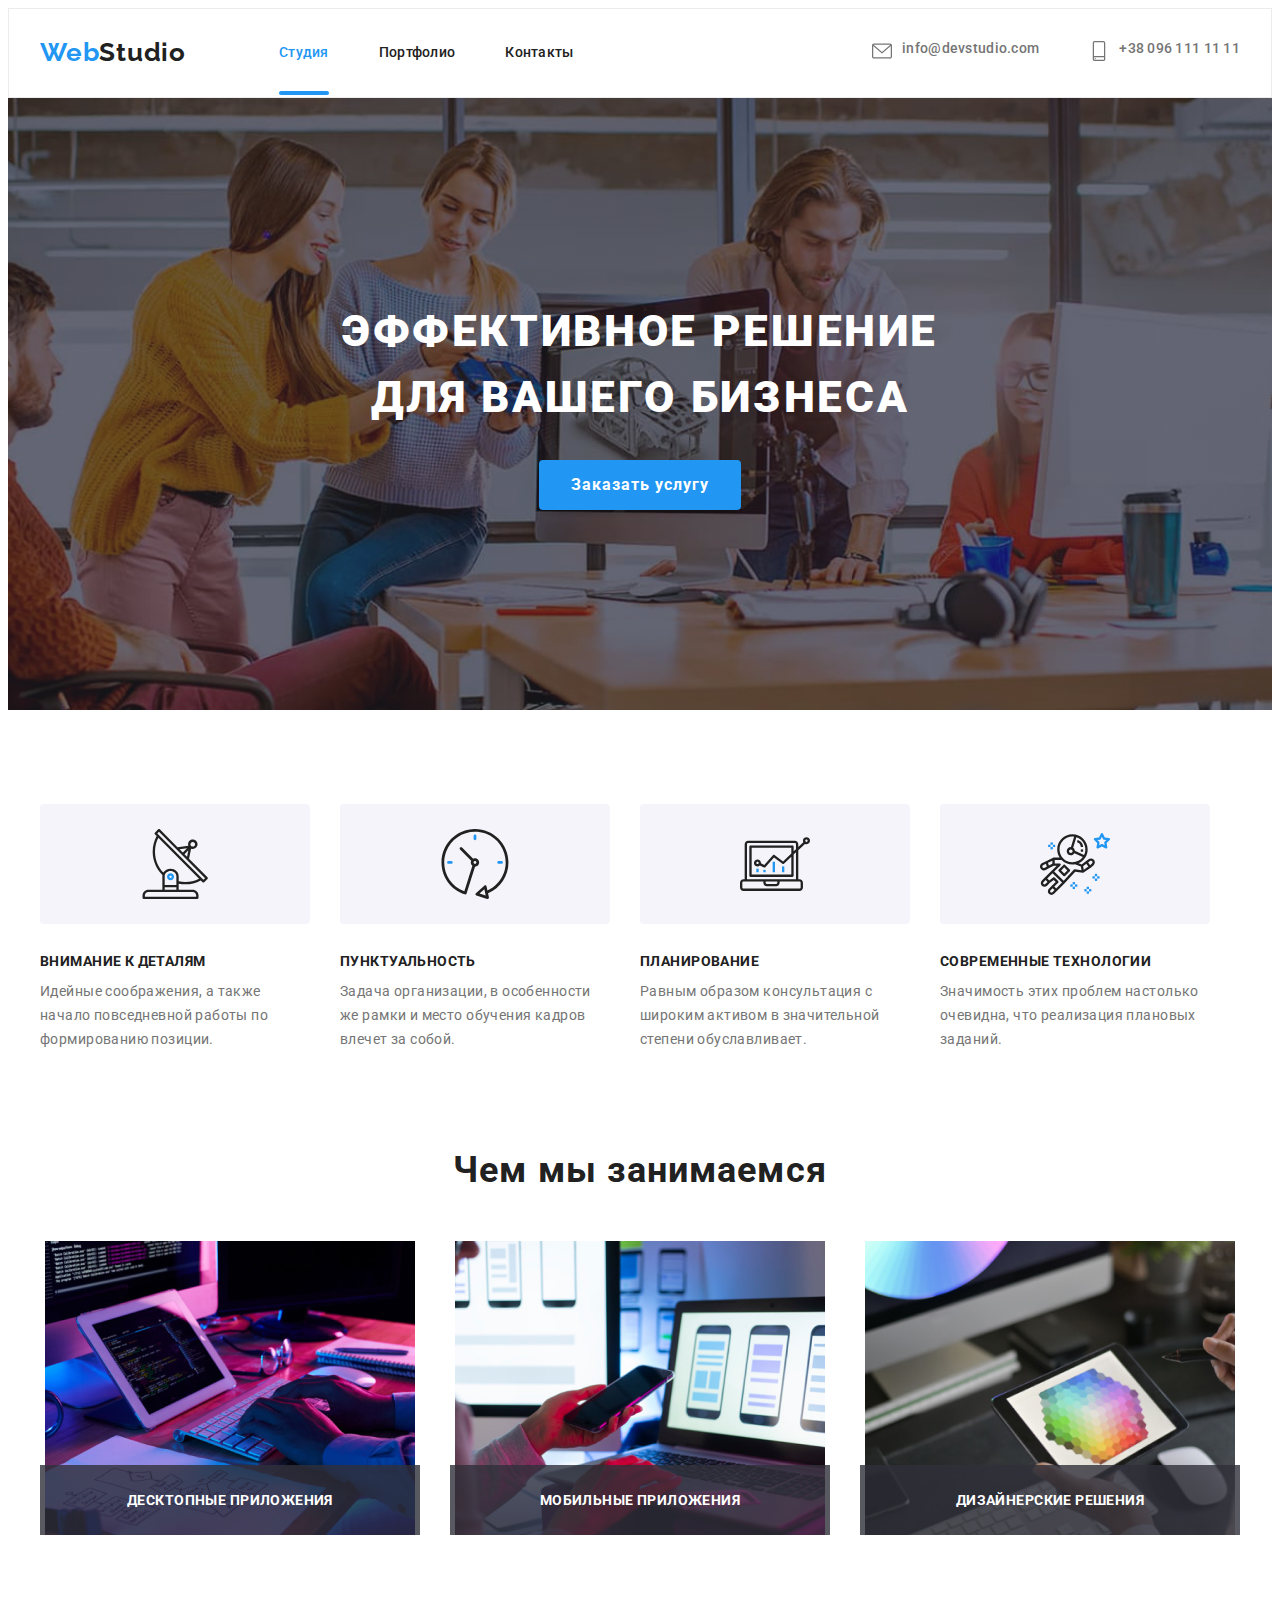
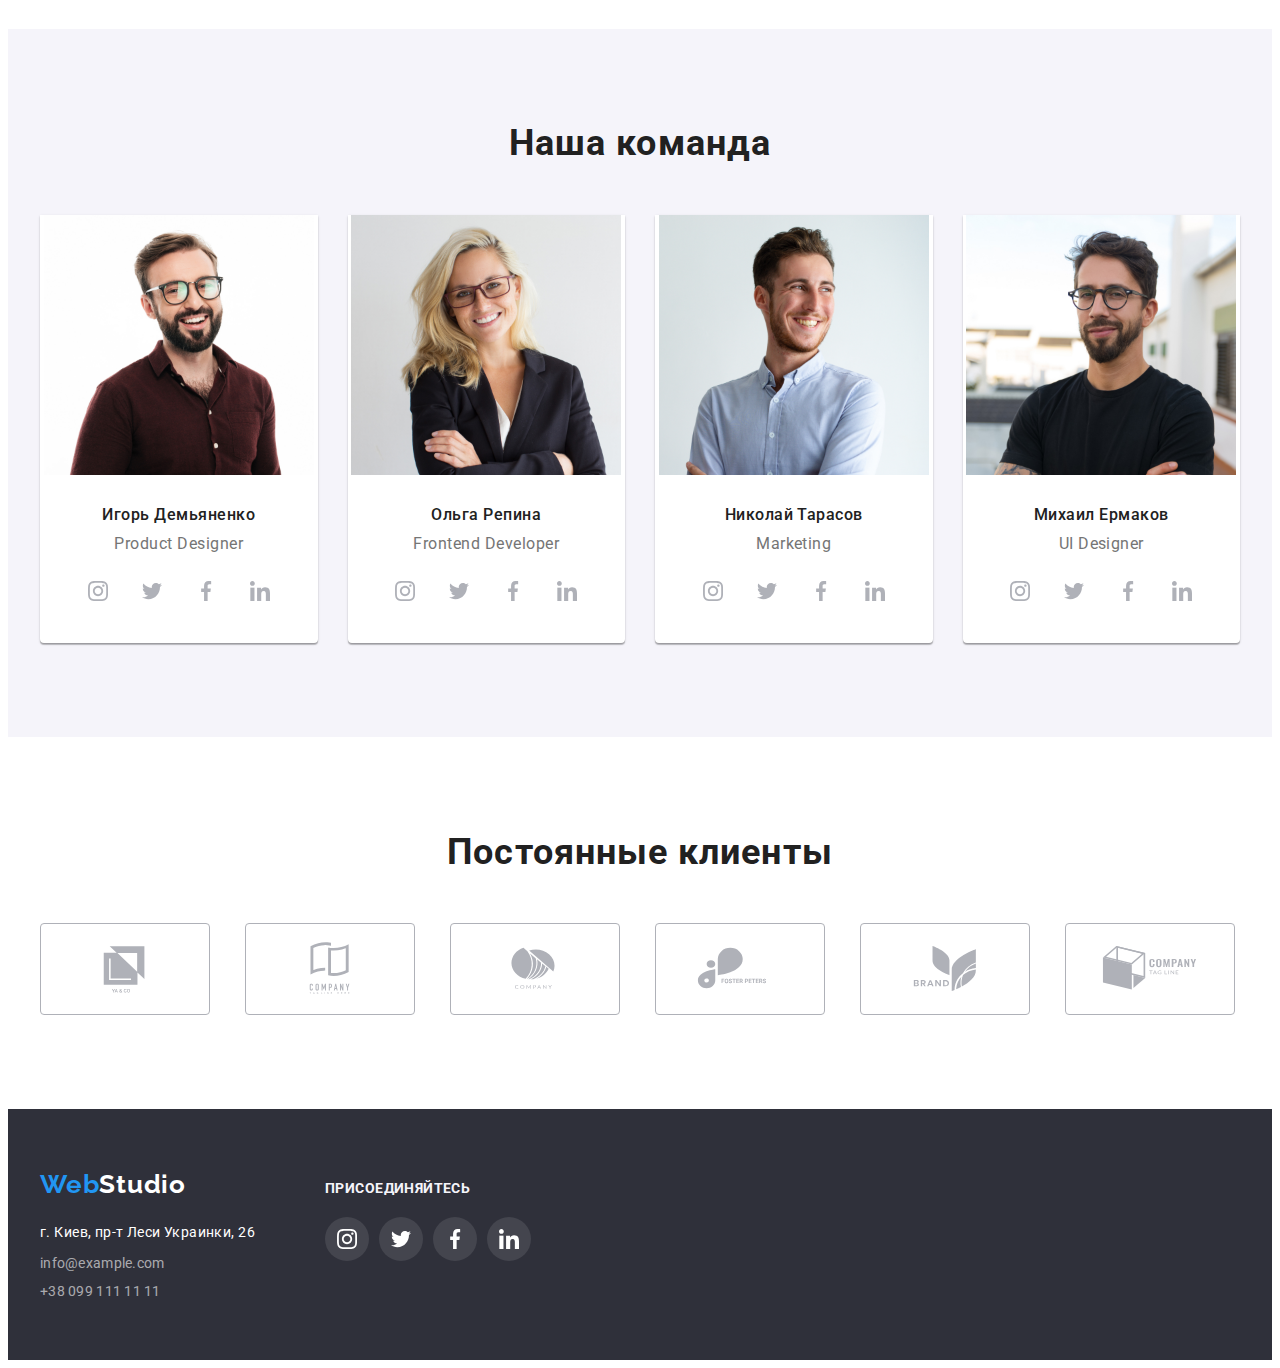
<file: index.html>
<!DOCTYPE html>
<html lang="ru">
  <head>
    <meta charset="UTF-8" />
    <meta http-equiv="X-UA-Compatible" content="IE=edge" />
    <meta name="viewport" content="width=device-width, initial-scale=1.0" />
    <title>WebStudio</title>
    <link rel="stylesheet" href="./css/styles.css" />
    <link rel="preconnect" href="https://fonts.googleapis.com" />
    <link rel="preconnect" href="https://fonts.gstatic.com" crossorigin />
    <link
      href="https://fonts.googleapis.com/css2?family=Raleway:wght@700&family=Roboto:wght@400;500;700;900&display=swap"
      rel="stylesheet"
    />
    <link
      rel="stylesheet"
      href="https://cdnjs.cloudflare.com/ajax/libs/modern-normalize/1.1.0/modern-normalize.min.css"
      integrity="sha512-wpPYUAdjBVSE4KJnH1VR1HeZfpl1ub8YT/NKx4PuQ5NmX2tKuGu6U/JRp5y+Y8XG2tV+wKQpNHVUX03MfMFn9Q=="
      crossorigin="anonymous"
      referrerpolicy="no-referrer"
    />
    <link rel="stylesheet" href="./css/styles.css" />
  </head>
  <body>
    <!-- Шапка страницы -->
    <header class="header">
      <div class="container header-container">
        <nav class="header-navigation">
          <!-- Логотип компании -->
          <a class="header-logo logos link" href="./index.html"
            >Web<span class="header-logos logos link">Studio</span></a
          >
          <!-- Основные страницы сайта-->
          <ul class="header-list list">
            <li class="header-item">
              <a class="links link active current" href="./index.html">Студия</a>
            </li>
            <li class="header-item">
              <a class="header-link links link" href="./portfolio.html">Портфолио</a>
            </li>
            <li class="header-item">
              <a class="header-link links link" href="/">Контакты</a>
            </li>
          </ul>
        </nav>

        <ul class="header-contacts list">
          <li class="header-item">
            <a class="header-mail links link" href="mailto:info@devstudio.com">
              <svg class="header-social-icon" width="20" height="20">
                <use href="./images/icons.svg#icon-mail"></use>
              </svg>
              info@devstudio.com</a
            >
          </li>

          <li class="header-item">
            <a class="header-tel links link" href="tel:+380961111111"
              ><svg class="header-social-icon" width="20" height="20">
                <use href="./images/icons.svg#icon-telephone"></use>
              </svg>
              +38 096 111 11 11</a
            >
          </li>
        </ul>
      </div>
    </header>
    <!-- Главный контент страницы-->
    <main>
      <!-- Основа-->
      <section class="hero">
        <div class="container">
          <h1 class="hero-item">эффективное решение для вашего бизнеса</h1>
          <button class="hero-btn" type="button" data-modal-open>Заказать услугу</button>
        </div>
      </section>

      <section class="section">
        <div class="container">
          <h2 class="visually-hidden">Особенности</h2>

          <ul class="premain-list list">
            <li class="premain-item">
              <div class="premain-icon-item">
                <svg class="premain-icon-item-icon">
                  <use href="./images/icons.svg#icon-Group"></use>
                </svg>
              </div>
              <h3 class="first-title">Внимание к деталям</h3>
              <p class="first-text">
                Идейные соображения, а также начало повседневной работы по формированию позиции.
              </p>
            </li>
            <li class="premain-item">
              <div class="premain-icon-item">
                <svg class="premain-icon-item-icon">
                  <use href="./images/icons.svg#icon-clock"></use>
                </svg>
              </div>
              <h3 class="first-title">Пунктуальность</h3>
              <p class="first-text">
                Задача организации, в особенности же рамки и место обучения кадров влечет за собой.
              </p>
            </li>
            <li class="premain-item">
              <div class="premain-icon-item">
                <svg class="premain-icon-item-icon">
                  <use href="./images/icons.svg#icon-diagram"></use>
                </svg>
              </div>
              <h3 class="first-title">Планирование</h3>
              <p class="first-text">
                Равным образом консультация с широким активом в значительной степени обуславливает.
              </p>
            </li>
            <li class="premain-item">
              <div class="premain-icon-item">
                <svg class="premain-icon-item-icon">
                  <use href="./images/icons.svg#icon-astronaut"></use>
                </svg>
              </div>
              <h3 class="first-title">Современные технологии</h3>
              <p class="first-text">
                Значимость этих проблем настолько очевидна, что реализация плановых заданий.
              </p>
            </li>
          </ul>
        </div>
      </section>
      <section class="main">
        <div class="container">
          <h2 class="maintitle">Чем мы занимаемся</h2>
          <ul class="mainlist list">
            <li class="mainitem">
              <img src="./images/img1.jpg" alt="Рабочее пространство" width="370" />
              <p class="main-text">Десктопные приложения</p>
            </li>
            <li class="mainitem">
              <img src="./images/img2.jpg" alt="Рабочее пространство" width="370" />
              <p class="main-text">Мобильные приложения</p>
            </li>
            <li class="mainitem">
              <img src="./images/img3.jpg" alt="Рабочее пространство" width="370" />
              <p class="main-text">Дизайнерские решения</p>
            </li>
          </ul>
        </div>
      </section>
      <section class="aftermain section">
        <div class="container">
          <h2 class="aftermain-title">Наша команда</h2>
          <ul class="aftermain-list list">
            <li class="aftermain-item">
              <img src="./images/img4.jpg" alt="Сотрудник команды" width="270" />
              <div class="after-main-text">
                <h3 class="second-title">Игорь Демьяненко</h3>
                <p class="third-title" lang="en">Product Designer</p>
                <ul class="masters-social-list list">
                  <li class="masters-social-item">
                    <a href="" class="masters-social-link">
                      <svg class="masters-social-icon" width="20" height="20">
                        <use href="./images/icons.svg#icon-instagram"></use>
                      </svg>
                    </a>
                  </li>
                  <li class="masters-social-item">
                    <a href="" class="masters-social-link">
                      <svg class="masters-social-icon" width="20" height="20">
                        <use href="./images/icons.svg#icon-twitter"></use>
                      </svg>
                    </a>
                  </li>
                  <li class="masters-social-item">
                    <a href="" class="masters-social-link">
                      <svg class="masters-social-icon" width="20" height="20">
                        <use href="./images/icons.svg#icon-facebook"></use>
                      </svg>
                    </a>
                  </li>
                  <li class="masters-social-item">
                    <a href="" class="masters-social-link">
                      <svg class="masters-social-icon" width="20" height="20">
                        <use href="./images/icons.svg#icon-linkedin"></use>
                      </svg>
                    </a>
                  </li>
                </ul>
              </div>
            </li>
            <li class="aftermain-item">
              <img src="./images/img5.jpg" alt="Сотрудник команды" width="270" />
              <div class="after-main-text">
                <h3 class="second-title">Ольга Репина</h3>
                <p class="third-title" lang="en">Frontend Developer</p>
                <ul class="masters-social-list list">
                  <li class="masters-social-item">
                    <a href="" class="masters-social-link">
                      <svg class="masters-social-icon" width="20" height="20">
                        <use href="./images/icons.svg#icon-instagram"></use>
                      </svg>
                    </a>
                  </li>
                  <li class="masters-social-item">
                    <a href="" class="masters-social-link"
                      ><svg class="masters-social-icon" width="20" height="20">
                        <use href="./images/icons.svg#icon-twitter"></use>
                      </svg>
                    </a>
                  </li>
                  <li class="masters-social-item">
                    <a href="" class="masters-social-link"
                      ><svg class="masters-social-icon" width="20" height="20">
                        <use href="./images/icons.svg#icon-facebook"></use>
                      </svg>
                    </a>
                  </li>
                  <li class="masters-social-item">
                    <a href="" class="masters-social-link"
                      ><svg class="masters-social-icon" width="20" height="20">
                        <use href="./images/icons.svg#icon-linkedin"></use>
                      </svg>
                    </a>
                  </li>
                </ul>
              </div>
            </li>
            <li class="aftermain-item">
              <img src="./images/img6.jpg" alt="Сотрудник команды" width="270" />
              <div class="after-main-text">
                <h3 class="second-title">Николай Тарасов</h3>
                <p class="third-title" lang="en">Marketing</p>
                <ul class="masters-social-list list">
                  <li class="masters-social-item">
                    <a href="" class="masters-social-link">
                      <svg class="masters-social-icon" width="20" height="20">
                        <use href="./images/icons.svg#icon-instagram"></use>
                      </svg>
                    </a>
                  </li>
                  <li class="masters-social-item">
                    <a href="" class="masters-social-link"
                      ><svg class="masters-social-icon" width="20" height="20">
                        <use href="./images/icons.svg#icon-twitter"></use>
                      </svg>
                    </a>
                  </li>
                  <li class="masters-social-item">
                    <a href="" class="masters-social-link"
                      ><svg class="masters-social-icon" width="20" height="20">
                        <use href="./images/icons.svg#icon-facebook"></use>
                      </svg>
                    </a>
                  </li>
                  <li class="masters-social-item">
                    <a href="" class="masters-social-link"
                      ><svg class="masters-social-icon" width="20" height="20">
                        <use href="./images/icons.svg#icon-linkedin"></use>
                      </svg>
                    </a>
                  </li>
                </ul>
              </div>
            </li>
            <li class="aftermain-item">
              <img src="./images/img7.jpg" alt="Сотрудник команды" width="270" />
              <div class="after-main-text">
                <h3 class="second-title">Михаил Ермаков</h3>
                <p class="third-title" lang="en">UI Designer</p>
                <ul class="masters-social-list list">
                  <li class="masters-social-item">
                    <a href="" class="masters-social-link">
                      <svg class="masters-social-icon" width="20" height="20">
                        <use href="./images/icons.svg#icon-instagram"></use>
                      </svg>
                    </a>
                  </li>
                  <li class="masters-social-item">
                    <a href="" class="masters-social-link"
                      ><svg class="masters-social-icon" width="20" height="20">
                        <use href="./images/icons.svg#icon-twitter"></use>
                      </svg>
                    </a>
                  </li>
                  <li class="masters-social-item">
                    <a href="" class="masters-social-link"
                      ><svg class="masters-social-icon" width="20" height="20">
                        <use href="./images/icons.svg#icon-facebook"></use>
                      </svg>
                    </a>
                  </li>
                  <li class="masters-social-item">
                    <a href="" class="masters-social-link"
                      ><svg class="masters-social-icon" width="20" height="20">
                        <use href="./images/icons.svg#icon-linkedin"></use>
                      </svg>
                    </a>
                  </li>
                </ul>
              </div>
            </li>
          </ul>
        </div>
      </section>
    </main>
    <!-- Постоянные клиенты-->
    <section class="clients">
      <div class="container">
        <h2 class="clients-title">Постоянные клиенты</h2>
        <ul class="clients-list list">
          <li class="clients-item">
            <a href="" class="clients-item-link">
              <svg class="clients-item-icon">
                <use href="./images/icons.svg#icon-our-clients"></use>
              </svg>
            </a>
          </li>
          <li class="clients-item">
            <a href="" class="clients-item-link">
              <svg class="clients-item-icon">
                <use href="./images/icons.svg#icon-our-clients-2"></use>
              </svg>
            </a>
          </li>
          <li class="clients-item">
            <a href="" class="clients-item-link">
              <svg class="clients-item-icon">
                <use href="./images/icons.svg#icon-our-clients-3"></use>
              </svg>
            </a>
          </li>
          <li class="clients-item">
            <a href="" class="clients-item-link">
              <svg class="clients-item-icon">
                <use href="./images/icons.svg#icon-our-clients-4"></use>
              </svg>
            </a>
          </li>
          <li class="clients-item">
            <a href="" class="clients-item-link">
              <svg class="clients-item-icon">
                <use href="./images/icons.svg#icon-our-clients-5"></use>
              </svg>
            </a>
          </li>
          <li class="clients-item">
            <a href="" class="clients-item-link">
              <svg class="clients-item-icon">
                <use href="./images/icons.svg#icon-our-clients-6"></use>
              </svg>
            </a>
          </li>
        </ul>
      </div>
    </section>
    <!-- Подвал сайта-->
    <footer class="footer">
      <div class="container">
        <div class="contact-information">
          <a class="header-logo-footer logos link" href="./index.html"
            >Web<span class="footer-logos logos link">Studio</span></a
          >
          <address class="adress">
            <ul class="footer-list list">
              <li class="footer-item">г. Киев, пр-т Леси Украинки, 26</li>

              <li class="footer-mail-item">
                <a class="footer-mail footer-links link" href="mailto:info@example.com"
                  >info@example.com</a
                >
              </li>
              <li>
                <a class="footer-tel footer-links link" href="tel:+380991111111"
                  >+38 099 111 11 11</a
                >
              </li>
            </ul>
          </address>
        </div>
        <div class="logo-adress-social">
          <p class="footer-social-title">Присоединяйтесь</p>
          <ul class="footer-social-list list">
            <li class="footer-social-item">
              <a href="" class="footer-social-link">
                <svg class="footer-social-icon" width="20" height="20">
                  <use href="./images/icons.svg#icon-instagram"></use>
                </svg>
              </a>
            </li>
            <li class="footer-social-item">
              <a href="" class="footer-social-link"
                ><svg class="footer-social-icon" width="20" height="20">
                  <use href="./images/icons.svg#icon-twitter"></use>
                </svg>
              </a>
            </li>
            <li class="footer-social-item">
              <a href="" class="footer-social-link"
                ><svg class="footer-social-icon" width="20" height="20">
                  <use href="./images/icons.svg#icon-facebook"></use>
                </svg>
              </a>
            </li>
            <li class="footer-social-item">
              <a href="" class="footer-social-link"
                ><svg class="footer-social-icon" width="20" height="20">
                  <use href="./images/icons.svg#icon-linkedin"></use>
                </svg>
              </a>
            </li>
          </ul>
        </div>
      </div>
    </footer>
    <div class="backdrop is-hidden" data-modal>
      <div class="modal">
        <button type="button" class="modal-close" data-modal-close>
          <svg class="close-icon" width="18" height="18">
            <use href="./images/icons.svg#icon-close"></use>
          </svg>
        </button>
      </div>
    </div>
    <script src="./js/modal.js"></script>
  </body>
</html>
</file>
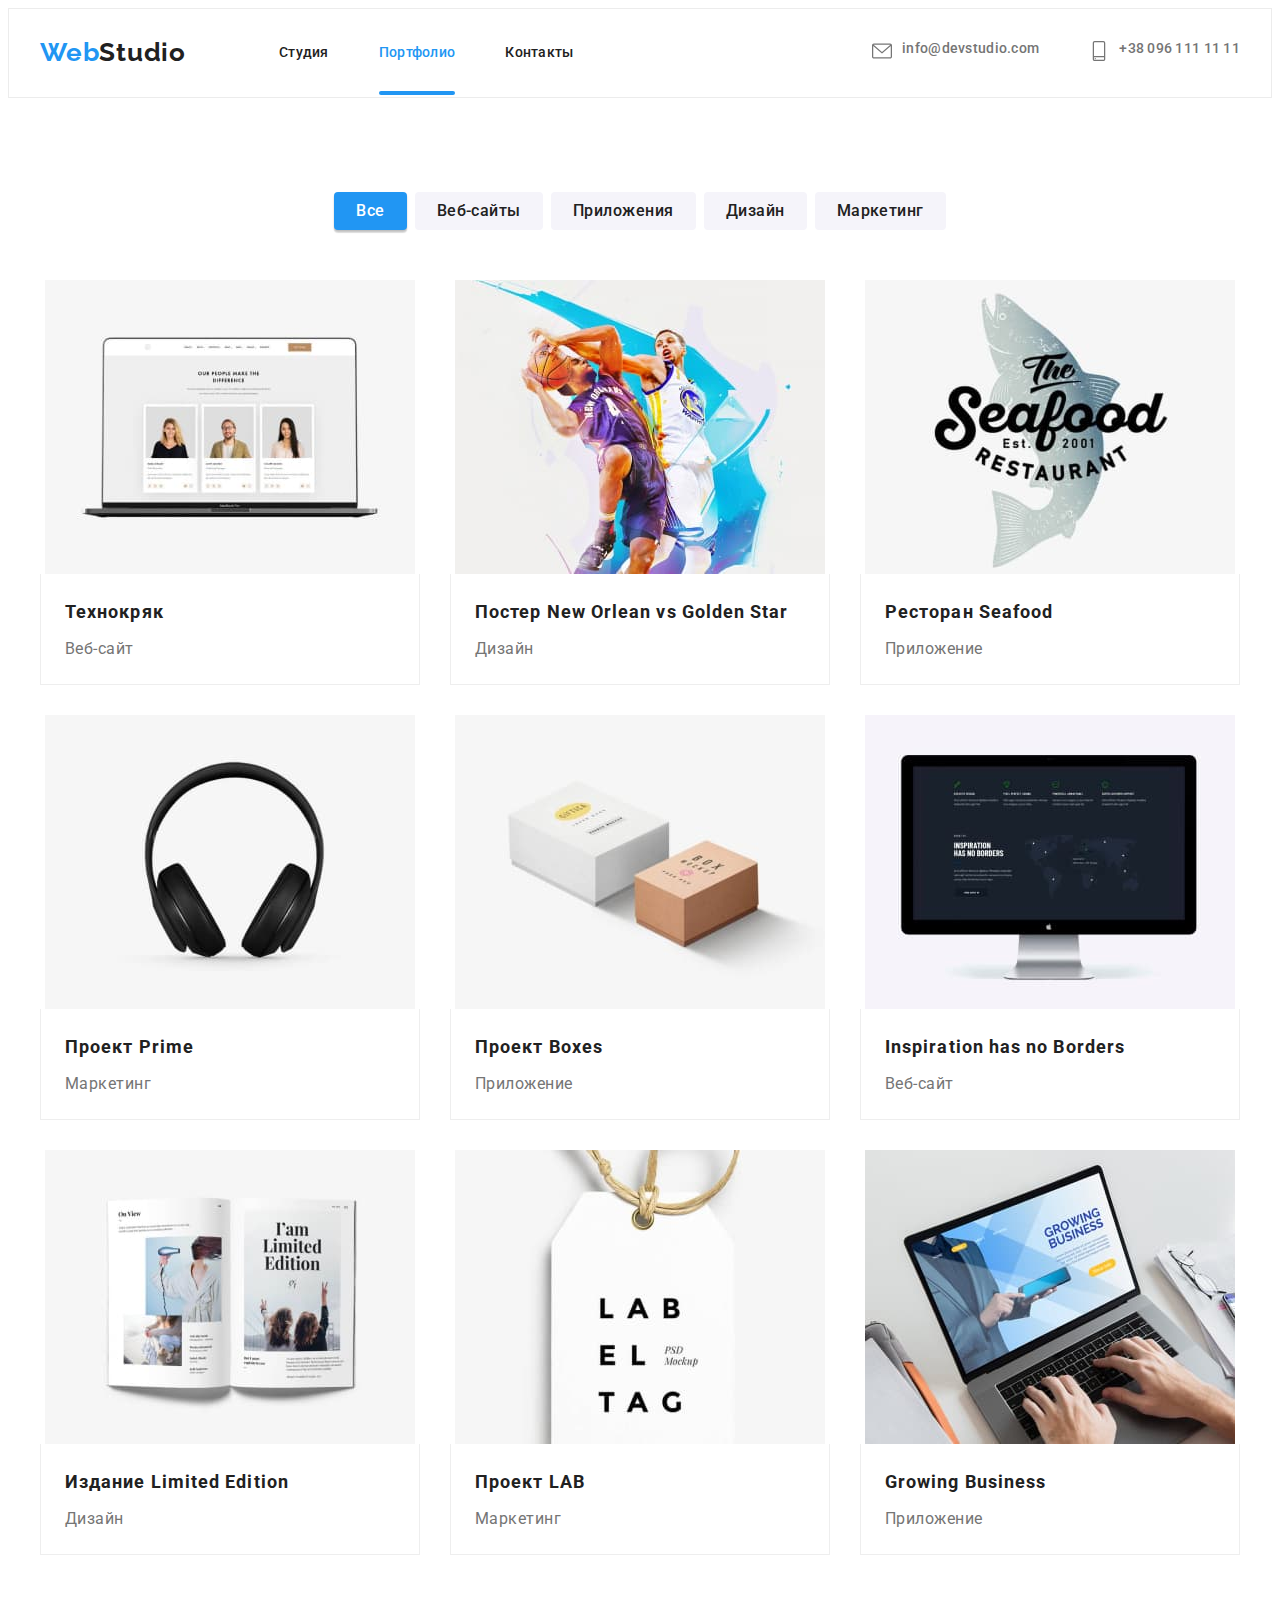
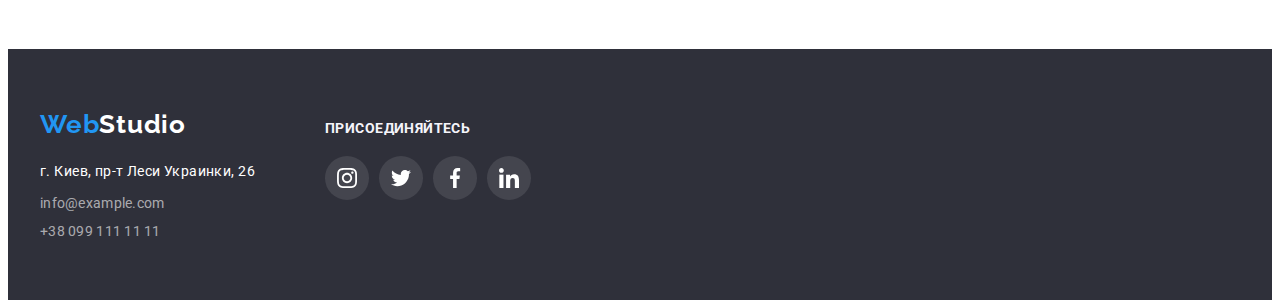
<file: portfolio.html>
<!DOCTYPE html>
<html lang="ru">
  <head>
    <meta charset="UTF-8" />
    <meta http-equiv="X-UA-Compatible" content="IE=edge" />
    <meta name="viewport" content="width=device-width, initial-scale=1.0" />
    <title>Portfolio</title>
    <link rel="stylesheet" href="./css/styles.css" />
    <link rel="preconnect" href="https://fonts.googleapis.com" />
    <link rel="preconnect" href="https://fonts.gstatic.com" crossorigin />
    <link
      href="https://fonts.googleapis.com/css2?family=Raleway:wght@700&family=Roboto:wght@400;500;700;900&display=swap"
      rel="stylesheet"
    />
    <link
      rel="stylesheet"
      href="https://cdnjs.cloudflare.com/ajax/libs/modern-normalize/1.1.0/modern-normalize.min.css"
      integrity="sha512-wpPYUAdjBVSE4KJnH1VR1HeZfpl1ub8YT/NKx4PuQ5NmX2tKuGu6U/JRp5y+Y8XG2tV+wKQpNHVUX03MfMFn9Q=="
      crossorigin="anonymous"
      referrerpolicy="no-referrer"
    />
    <link rel="stylesheet" href="./css/styles.css" />
  </head>
  <body>
    <!-- Шапка страницы -->
    <header class="header">
      <div class="container header-container">
        <nav class="header-navigation">
          <!-- Логотип компании -->
          <a class="header-logo logos link" href="./index.html"
            >Web<span class="header-logos logos link">Studio</span></a
          >
          <!-- Основные страницы сайта-->
          <ul class="header-list list">
            <li class="header-item">
              <a class="header-link links link" href="./index.html">Студия</a>
            </li>
            <li class="header-item">
              <a class="current links link active" href="./portfolio.html">Портфолио</a>
            </li>
            <li class="header-item">
              <a class="header-link links link" href="/">Контакты</a>
            </li>
          </ul>
        </nav>
        <ul class="header-contacts list">
          <li class="header-item">
            <a class="header-mail links link" href="mailto:info@devstudio.com">
              <svg class="header-social-icon" width="20" height="20">
                <use href="./images/icons.svg#icon-mail"></use>
              </svg>
              info@devstudio.com
            </a>
          </li>

          <li class="header-item">
            <a class="header-tel links link" href="tel:+380961111111"
              ><svg class="header-social-icon" width="20" height="20">
                <use href="./images/icons.svg#icon-telephone"></use>
              </svg>
              +38 096 111 11 11</a
            >
          </li>
        </ul>
      </div>
    </header>
    <!-- Главный контент страницы-->
    <main>
      <!-- Основа-->
      <section class="main-portfolio">
        <div class="container">
          <ul class="main-list list">
            <li class="main-item">
              <button class="main-current mainsbtn" type="button">Все</button>
            </li>
            <li class="main-item">
              <button class="main-btn mainsbtn" type="button">Веб-сайты</button>
            </li>
            <li class="main-item">
              <button class="main-btn mainsbtn" type="button">Приложения</button>
            </li>
            <li class="main-item">
              <button class="main-btn mainsbtn" type="button">Дизайн</button>
            </li>
            <li class="main-item">
              <button class="main-btn mainsbtn" type="button">Маркетинг</button>
            </li>
          </ul>
          <h1 class="visually-hidden">Портфолио</h1>
          <ul class="portfolio-list list">
            <li class="portfolio-item">
              <a href="" class="portfolio-link link">
                <div class="portfolio-item-wrap">
                  <img src="./images/img8.jpg" alt="Постер New Orlean vs Golden Star" width="370" />
                  <p class="portfolio-top-text">
                    Технокряк это современная площадка распространения коронавируса. Компании
                    используют эту платформу для цифрового шпионажа и атак на защищённые сервера
                    конкурентов.
                  </p>
                </div>
                <div class="porfolio-item-text">
                  <h2 class="fourth-tittle">Технокряк</h2>
                  <p class="fourth-text" lang="ru">Веб-сайт</p>
                </div>
              </a>
            </li>

            <li class="portfolio-item">
              <a href="" class="portfolio-link link">
                <div class="portfolio-item-wrap">
                  <img src="./images/img9.jpg" alt="Постер New Orlean vs Golden Star" width="370" />
                  <p class="portfolio-top-text">
                    Lorem ipsum dolor sit amet consectetur adipisicing elit. Quidem voluptatibus rem
                    placeat voluptatum quam. Eum earum adipisci, facere totam inventore accusantium
                    fugit ipsa beatae voluptate est, eligendi culpa? Adipisci, expedita.
                  </p>
                </div>
                <div class="porfolio-item-text">
                  <h2 class="fourth-tittle">Постер New Orlean vs Golden Star</h2>
                  <p class="fourth-text" lang="ru">Дизайн</p>
                </div>
              </a>
            </li>
            <li class="portfolio-item">
              <a href="" class="portfolio-link link">
                <div class="portfolio-item-wrap">
                  <img src="./images/img10.jpg" alt="Ресторан Seafood" width="370" />
                  <p class="portfolio-top-text">
                    Lorem ipsum dolor sit amet consectetur adipisicing elit. Quidem voluptatibus rem
                    placeat voluptatum quam. Eum earum adipisci, facere totam inventore accusantium
                    fugit ipsa beatae voluptate est, eligendi culpa? Adipisci, expedita.
                  </p>
                </div>
                <div class="porfolio-item-text">
                  <h2 class="fourth-tittle">Ресторан Seafood</h2>
                  <p class="fourth-text" lang="ru">Приложение</p>
                </div>
              </a>
            </li>
            <li class="portfolio-item">
              <a href="" class="portfolio-link link">
                <div class="portfolio-item-wrap">
                  <img src="./images/img11.jpg" alt="Проект Prime" width="370" />
                  <p class="portfolio-top-text">
                    Lorem ipsum dolor sit amet consectetur adipisicing elit. Quidem voluptatibus rem
                    placeat voluptatum quam. Eum earum adipisci, facere totam inventore accusantium
                    fugit ipsa beatae voluptate est, eligendi culpa? Adipisci, expedita.
                  </p>
                </div>
                <div class="porfolio-item-text">
                  <h2 class="fourth-tittle">Проект Prime</h2>
                  <p class="fourth-text" lang="ru">Маркетинг</p>
                </div>
              </a>
            </li>

            <li class="portfolio-item">
              <a href="" class="portfolio-link link">
                <div class="portfolio-item-wrap">
                  <img src="./images/img12.jpg" alt="Проект Boxes" width="370" />
                  <p class="portfolio-top-text">
                    Lorem ipsum dolor sit amet consectetur adipisicing elit. Quidem voluptatibus rem
                    placeat voluptatum quam. Eum earum adipisci, facere totam inventore accusantium
                    fugit ipsa beatae voluptate est, eligendi culpa? Adipisci, expedita.
                  </p>
                </div>
                <div class="porfolio-item-text">
                  <h2 class="fourth-tittle">Проект Boxes</h2>
                  <p class="fourth-text" lang="ru">Приложение</p>
                </div>
              </a>
            </li>

            <li class="portfolio-item">
              <a href="" class="portfolio-link link">
                <div class="portfolio-item-wrap">
                  <img src="./images/img13.jpg" alt="Inspiration has no Borders" width="370" />
                  <p class="portfolio-top-text">
                    Lorem ipsum dolor sit amet consectetur adipisicing elit. Quidem voluptatibus rem
                    placeat voluptatum quam. Eum earum adipisci, facere totam inventore accusantium
                    fugit ipsa beatae voluptate est, eligendi culpa? Adipisci, expedita.
                  </p>
                </div>
                <div class="porfolio-item-text">
                  <h2 class="fourth-tittle">Inspiration has no Borders</h2>
                  <p class="fourth-text" lang="ru">Веб-сайт</p>
                </div>
              </a>
            </li>

            <li class="portfolio-item">
              <a href="" class="portfolio-link link">
                <div class="portfolio-item-wrap">
                  <img src="./images/img14.jpg" alt="Издание Limited Edition" width="370" />
                  <p class="portfolio-top-text">
                    Lorem ipsum dolor sit amet consectetur adipisicing elit. Quidem voluptatibus rem
                    placeat voluptatum quam. Eum earum adipisci, facere totam inventore accusantium
                    fugit ipsa beatae voluptate est, eligendi culpa? Adipisci, expedita.
                  </p>
                </div>
                <div class="porfolio-item-text">
                  <h2 class="fourth-tittle">Издание Limited Edition</h2>
                  <p class="fourth-text" lang="ru">Дизайн</p>
                </div>
              </a>
            </li>

            <li class="portfolio-item">
              <a href="" class="portfolio-link link">
                <div class="portfolio-item-wrap">
                  <img src="./images/img15.jpg" alt="Проект LAB" width="370" />
                  <p class="portfolio-top-text">
                    Lorem ipsum dolor sit amet consectetur adipisicing elit. Quidem voluptatibus rem
                    placeat voluptatum quam. Eum earum adipisci, facere totam inventore accusantium
                    fugit ipsa beatae voluptate est, eligendi culpa? Adipisci, expedita.
                  </p>
                </div>
                <div class="porfolio-item-text">
                  <h2 class="fourth-tittle">Проект LAB</h2>
                  <p class="fourth-text" lang="ru">Маркетинг</p>
                </div>
              </a>
            </li>
            <li class="portfolio-item">
              <a href="" class="portfolio-link link">
                <div class="portfolio-item-wrap">
                  <img src="./images/img16.jpg" alt="Growing Business" width="370" />
                  <p class="portfolio-top-text">
                    Lorem ipsum dolor sit amet consectetur adipisicing elit. Quidem voluptatibus rem
                    placeat voluptatum quam. Eum earum adipisci, facere totam inventore accusantium
                    fugit ipsa beatae voluptate est, eligendi culpa? Adipisci, expedita.
                  </p>
                </div>
                <div class="porfolio-item-text">
                  <h2 class="fourth-tittle">Growing Business</h2>
                  <p class="fourth-text" lang="ru">Приложение</p>
                </div>
              </a>
            </li>
          </ul>
        </div>
      </section>
    </main>
    <!-- Подвал сайта-->
    <footer class="footer">
      <div class="container">
        <div class="contact-information">
          <a class="header-logo-footer logos link" href="./index.html"
            >Web<span class="footer-logos logos link">Studio</span></a
          >
          <address class="adress">
            <ul class="footer-list list">
              <li class="footer-item">г. Киев, пр-т Леси Украинки, 26</li>

              <li class="footer-mail-item">
                <a class="footer-mail footer-links link" href="mailto:info@example.com"
                  >info@example.com</a
                >
              </li>
              <li>
                <a class="footer-tel footer-links link" href="tel:+380991111111"
                  >+38 099 111 11 11</a
                >
              </li>
            </ul>
          </address>
        </div>
        <div class="logo-adress-social">
          <p class="footer-social-title">Присоединяйтесь</p>
          <ul class="footer-social-list list">
            <li class="footer-social-item">
              <a href="" class="footer-social-link">
                <svg class="footer-social-icon" width="20" height="20">
                  <use href="./images/icons.svg#icon-instagram"></use>
                </svg>
              </a>
            </li>
            <li class="footer-social-item">
              <a href="" class="footer-social-link"
                ><svg class="footer-social-icon" width="20" height="20">
                  <use href="./images/icons.svg#icon-twitter"></use>
                </svg>
              </a>
            </li>
            <li class="footer-social-item">
              <a href="" class="footer-social-link"
                ><svg class="footer-social-icon" width="20" height="20">
                  <use href="./images/icons.svg#icon-facebook"></use>
                </svg>
              </a>
            </li>
            <li class="footer-social-item">
              <a href="" class="footer-social-link"
                ><svg class="footer-social-icon" width="20" height="20">
                  <use href="./images/icons.svg#icon-linkedin"></use>
                </svg>
              </a>
            </li>
          </ul>
        </div>
      </div>
    </footer>
  </body>
</html>
</file>
<file: css/styles.css>
:root {
  --main-title-color: #ffffff;
  --second-tittle-color: #212121;
  --first-text-color: #757575;
  --second-text-color: rgba(255, 255, 255, 0.6);
  --main-button-color: #2196f3;
  --main-hero-color: #2f303a;
  --aftermain-color: #f5f4fa;
  --social-icon: #afb1b8;
  --footer-social: rgba(255, 255, 255, 0.1);
  --portfolio-top-text: rgba(33, 150, 243, 0.9);
  --main-text-back: rgba(47, 48, 58, 0.8);
  --ms--cubic: 250ms cubic-bezier(0.4, 0, 0.2, 1);
  --button-color: #188ce8;
}

p,
h1,
h2,
h3,
h4,
h5,
h6 {
  margin: 0;
}
img {
  display: block;
  margin: 0px auto;
}
ul {
  margin: 0;
  padding: 0;
}

button {
  cursor: pointer;
}
.container {
  width: 1200px;
  padding-left: 15px;
  padding-right: 15px;
  margin: 0 auto;
}

.footer > .container {
  display: flex;
  align-items: baseline;
}
body {
  font-family: 'Roboto', sans-serif;
}

.list {
  list-style: none;
}

.link {
  text-decoration: none;
}
.visually-hidden {
  position: absolute;
  white-space: nowrap;
  width: 1px;
  height: 1px;
  overflow: hidden;
  border: 0;
  padding: 0;
  clip: rect(0 0 0 0);
  clip-path: inset(50%);
  margin: -1px;
}

.current {
  text-decoration: none;
  font-weight: 500;
  font-size: 14px;
  line-height: 1.14;
  letter-spacing: 0.02em;
  color: var(--main-button-color);
  position: relative;
}
.logos {
  font-family: Raleway;
  font-weight: 700;
  font-size: 26px;
  line-height: 1.2;
  letter-spacing: 0.03em;
}
.links {
  font-weight: 500;
  font-size: 14px;
  line-height: 1.14;
  letter-spacing: 0.02em;
  padding-top: 32px;
  padding-bottom: 32px;
  display: flex;
}
.footer-links {
  font-style: normal;
  font-weight: 400;
  font-size: 14px;
  line-height: 1.14;
  letter-spacing: 0.02em;
}

.mainsbtn {
  font-family: inherit;
  border-radius: 4px;
  border: none;
  font-weight: 500;
  font-size: 16px;
  line-height: 1.62;
  text-align: center;
  letter-spacing: 0.03em;
  padding: 6px 22px 6px 22px;
}

/* -------------HEADER*/
.header {
  border: 1px solid #ececec;
}
.header-list {
  display: flex;
}
.header-contacts {
  display: flex;
  align-items: center;
  margin-left: auto;
}
.header-navigation {
  display: flex;
  align-items: center;
}
.header-container {
  display: flex;
  align-items: center;
}
.footer-list {
}
.header-logo {
  color: var(--main-button-color);
  padding-top: 24px;
  padding-bottom: 24px;
  margin-right: 93px;
}
.header-logo-footer {
  color: var(--main-button-color);

  margin-bottom: 20px;
  display: flex;
}
.header-item {
  margin-right: 50px;
}
.header-item:last-child {
  margin-right: 0;
}
.header-logos {
  color: var(--second-tittle-color);
}

.header-link {
  color: var(--second-tittle-color);

  transition: color var(--ms--cubic);
}

.header-link:hover,
.header-link:focus {
  color: var(--main-button-color);
}
.current.active::after {
  content: '';
  width: 100%;
  height: 4px;
  border-radius: 10px;
  background-color: var(--main-button-color);
  position: absolute;
  left: 0;
  bottom: -2px;
}
.header-mail {
  color: var(--first-text-color);
  transition: color var(--ms--cubic);
}
.header-mail:hover,
.header-mail:focus {
  color: var(--main-button-color);
}

.header-tel {
  color: var(--first-text-color);
  transition: color var(--ms--cubic);
}
.header-tel:hover,
.header-tel:focus {
  color: var(--main-button-color);
}

.header-social-link {
  display: flex;
  align-items: center;
  justify-content: center;
  color: var(--first-text-color);
}

.header-social-icon {
  fill: currentColor;
  display: flex;
  align-items: center;
  justify-content: center;
  margin-right: 10px;
  padding-bottom: 4px;
}

/* -------------HERO*/
.hero {
  background-color: var(--main-hero-color);
  background-image: linear-gradient(rgba(47, 48, 58, 0.4), rgba(47, 48, 58, 0.4)),
    url(../images/hero-bg.jpg);
  background-repeat: no-repeat;
  background-position: center;
  background-size: cover;
  font-style: inherit;
  text-align: center;
  max-height: 600px;
  max-width: 1600px;
  margin: 0 auto;
  padding-top: 200px;
  padding-bottom: 200px;
}

.hero-item {
  font-weight: 900;
  font-size: 44px;
  line-height: 1.5;
  letter-spacing: 0.06em;
  text-transform: uppercase;
  color: var(--main-title-color);
  margin: auto;
  display: block;
  width: 696px;
  margin-bottom: 30px;
}
.hero-btn {
  font-family: inherit;
  font-weight: 700;
  font-size: 16px;
  line-height: 1.9;
  align-items: center;
  letter-spacing: 0.06em;
  color: var(--main-title-color);
  background: var(--main-button-color);
  box-shadow: 0px 4px 4px rgba(0, 0, 0, 0.15);
  border-radius: 4px;
  border: none;
  padding: 10px 32px 10px 32px;
  display: block;
  margin: auto;
  min-width: 200px;
  transition: background-color var(--ms--cubic), border-radius var(--ms--cubic),
    box-shadow var(--ms--cubic);
}

.hero-btn:hover,
.hero-btn:focus {
  background-color: var(--button-color);
  border-radius: 4px;
  box-shadow: 0px 4px 4px rgba(0, 0, 0, 0.15);
}
.section {
  padding-top: 94px;
  padding-bottom: 94px;
}

.premain-icon {
}

.premain-icon-title {
  font-weight: 700;
  font-size: 36px;
  line-height: 1.17;
  text-align: center;
  letter-spacing: 0.03em;
  color: var(--second-tittle-color);
  margin-bottom: 50px;
}

.premain-icon-item {
  margin-bottom: 30px;
  display: flex;
  align-items: center;
  justify-content: center;
  border-radius: 4px;
  width: 270px;
  height: 120px;
  background: var(--aftermain-color);
  color: var(--social-icon);
}

.premain-icon-item-icon {
  fill: currentColor;
  width: 70px;
  height: 70px;
}

/* -------------PREMAIN*/

.premain-list {
  display: flex;
}

.premain-item {
  margin-right: 30px;
}

.premain-item:last-child {
  margin-right: 0px;
}
.first-title {
  font-weight: 700;
  font-size: 14px;
  line-height: 1.14;
  letter-spacing: 0.03em;
  text-transform: uppercase;
  color: var(--second-tittle-color);
  margin-bottom: 10px;
}
.first-text {
  font-size: 14px;
  line-height: 1.71;
  letter-spacing: 0.03em;
  color: var(--first-text-color);
  width: 270px;
  height: 75px;
}

/* -------------MAIN*/
.main {
  padding-bottom: 94px;
}

.maintitle {
  font-weight: 700;
  font-size: 36px;
  line-height: 1.17;
  text-align: center;
  letter-spacing: 0.03em;
  color: var(--second-tittle-color);
  margin-bottom: 50px;
}
.mainlist {
  display: flex;
  flex-wrap: wrap;
  margin-right: -30px;
  margin-bottom: -30px;
}
.mainitem {
  flex-basis: calc(100% / 3 - 30px);
  margin-right: 30px;
  margin-bottom: 30px;
  position: relative;
}
.main-text {
  position: absolute;
  bottom: 0;
  left: 0;
  width: 100%;
  height: 70px;
  font-style: normal;
  font-weight: bold;
  font-size: 14px;
  line-height: 1.15;
  text-align: center;
  letter-spacing: 0.03em;
  text-transform: uppercase;
  color: var(--main-title-color);
  background-color: var(--main-text-back);
  display: flex;
  justify-content: center;
  flex-wrap: wrap;
  align-content: center;
}
/* -------------AFTERMAIN*/

.aftermain {
  background-color: var(--aftermain-color);
  text-align: center;
}

.aftermain-list {
  display: flex;
  flex-wrap: wrap;
  margin-right: -30px;
  margin-bottom: -30px;
}
.aftermain-item {
  flex-basis: calc(100% / 4 - 30px);
  margin-right: 30px;
  margin-bottom: 30px;
}
.aftermain-item {
  background: var(--main-title-color);
  box-shadow: 0px 1px 3px rgba(0, 0, 0, 0.12), 0px 1px 1px rgba(0, 0, 0, 0.14),
    0px 2px 1px rgba(0, 0, 0, 0.2);
  border-radius: 0px 0px 4px 4px;
  width: 270px;
  height: 428px;
}
.aftermain-title {
  font-weight: 700;
  font-size: 36px;
  line-height: 1.16;
  text-align: center;
  letter-spacing: 0.03em;
  color: var(--second-tittle-color);
  margin-bottom: 50px;
}

.after-main-text {
  padding: 30px 32px;
}
.porfolio-item-text {
  padding-top: 20px;
  padding-left: 24px;
  padding-bottom: 20px;
  padding-right: 24px;
  border: 1px solid #eeeeee;
  border-width: 0px 1px 1px 1px;
}
.second-title {
  font-weight: 500;
  font-size: 16px;
  line-height: 1.19;
  text-align: center;
  letter-spacing: 0.03em;
  color: var(--second-tittle-color);
  margin-bottom: 10px;
}

.third-title {
  font-size: 16px;
  line-height: 1.19;
  text-align: center;
  letter-spacing: 0.03em;
  color: var(--first-text-color);
  margin-bottom: 16px;
}

.masters-social-list {
  display: flex;
  justify-content: center;
}

.masters-social-item {
  width: 44px;
  height: 44px;
}

.masters-social-item + .masters-social-item {
  margin-left: 10px;
}

.masters-social-link {
  width: 100%;
  height: 100%;
  border-radius: 50%;
  display: flex;
  align-items: center;
  justify-content: center;
  background-color: var(--main-title-color);
  color: var(--social-icon);
  transition: color var(--ms--cubic), background-color var(--ms--cubic);
}

.masters-social-icon {
  fill: currentColor;
}

.masters-social-link:hover,
.masters-social-link:focus {
  background-color: var(--main-button-color);
  color: var(--aftermain-color);
}

/*CLIENTS*/

.clients {
  padding-top: 94px;
  padding-bottom: 94px;
}

.clients-title {
  font-weight: 700;
  font-size: 36px;
  line-height: 1.17;
  text-align: center;
  letter-spacing: 0.03em;
  color: var(--second-tittle-color);
  margin-bottom: 50px;
}
.clients-list {
  display: flex;
  flex-wrap: wrap;
  margin-right: -30px;
  justify-content: center;
}
.clients-item {
  flex-basis: calc(100% / 6 - 30px);
  margin-right: 30px;
}

.clients-item-icon {
  width: 106px;
  height: 60px;
  fill: currentColor;
}

.clients-item-link {
  display: flex;
  align-items: center;
  justify-content: center;
  color: var(--social-icon);
  border: 1px solid #afb1b8;
  box-sizing: border-box;
  border-radius: 4px;
  width: 170px;
  height: 92px;
  display: flex;
  align-items: center;
  justify-content: center;
  transition: color var(--ms--cubic), border var(--ms--cubic);
}

.clients-item-link:hover,
.clients-item-link:focus {
  color: var(--main-button-color);
  border: 1px solid #2196f3;
}

/* -------------FOOTER*/
.footer {
  background-color: var(--main-hero-color);
  font-style: inherit;
  padding-top: 60px;
  padding-bottom: 60px;
}

.footer-item {
  font-weight: 400;
  font-size: 14px;
  line-height: 1.71;
  letter-spacing: 0.03em;
  color: var(--main-title-color);
  font-style: normal;
  margin-bottom: 9px;
  display: flex;
}

.footer-logos {
  font-family: Raleway;
  font-weight: 700;
  font-size: 26px;
  line-height: 1.2;
  letter-spacing: 0.03em;
  color: var(--main-title-color);
}
.footer-mail-item {
  margin-bottom: 9px;
}
.footer-mail {
  color: var(--second-text-color);
  display: inline-block;
  transition: color var(--ms--cubic);
}
.footer-mail:hover,
.footer-mail:focus {
  color: var(--main-button-color);
}

.footer-tel {
  color: var(--second-text-color);
  transition: color var(--ms--cubic);
}
.footer-tel:hover,
.footer-tel:focus {
  color: var(--main-button-color);
}

.footer-social-list {
  display: flex;
}
.footer-social {
}

.footer-social-item {
  width: 44px;
  height: 44px;
}
.logo-adress-social {
  margin-left: 70px;
}
.footer-social-item + .footer-social-item {
  margin-left: 10px;
}
.footer-social-title {
  font-style: normal;
  font-weight: bold;
  font-size: 14px;
  line-height: 1.1;
  letter-spacing: 0.03em;
  text-transform: uppercase;
  color: var(--aftermain-color);
  margin-bottom: 20px;
}

.footer-social-link {
  width: 100%;
  height: 100%;
  border-radius: 50%;
  display: flex;
  align-items: center;
  justify-content: center;
  background-color: var(--footer-social);
  color: var(--main-title-color);
  transition: background-color var(--ms--cubic);
}

.footer-social-icon {
  fill: currentColor;
}

.footer-social-link:hover,
.footer-social-link:focus {
  background-color: var(--main-button-color);
}
.backdrop {
  width: 100vw;
  height: 100vh;
  background-color: rgba(23, 26, 36, 0.2);
  position: fixed;
  top: 0;
  left: 0;
  transition: opacity 300ms, visibility 300ms;
}
.backdrop.is-hidden .modal {
  transform: scale(1.5) rotate(270deg) translate(100px, 100px);
}

.modal {
  width: 528px;
  min-height: 581px;
  background-color: #ffffff;
  border-radius: 5px;
  position: absolute;
  top: 50%;
  left: 50%;
  transform: scale(1) rotate(0) translate(-50%, -50%);
  transition: transform 250ms;
}

.modal-close {
  position: absolute;
  top: 10px;
  right: 10px;
  width: 30px;
  height: 30px;
  background-color: transparent;
  border: 1px solid #999999;
  border-radius: 50%;
  display: flex;
  align-items: center;
  justify-content: center;
}

.is-hidden {
  visibility: hidden;
  opacity: 0;
  pointer-events: none;
}

/* -------------PORTFOLIO*/
.main-current {
  color: var(--main-title-color);
  background: var(--main-button-color);
  box-shadow: 0px 3px 1px rgba(0, 0, 0, 0.1), 0px 1px 2px rgba(0, 0, 0, 0.08),
    0px 2px 2px rgba(0, 0, 0, 0.12);
}

.main-btn {
  color: var(--second-tittle-color);
  background: var(--aftermain-color);
  transition: color var(--ms--cubic), background var(--ms--cubic), box-shadow var(--ms--cubic);
}

.main-btn:hover,
.main-btn:active,
.main-btn:focus {
  color: var(--main-title-color);
  background: var(--main-button-color);
  box-shadow: 0px 3px 1px rgba(0, 0, 0, 0.1), 0px 1px 2px rgba(0, 0, 0, 0.08),
    0px 2px 2px rgba(0, 0, 0, 0.12);
}
.main-list {
  display: flex;
  text-align: center;
  margin-bottom: 50px;
  justify-content: center;
}
.main-portfolio {
  padding-top: 94px;
  padding-bottom: 94px;
}
.main-item {
  margin-right: 8px;
}
.main-item:last-child {
  margin-right: 0;
}
.portfolio-list {
  display: flex;
  flex-wrap: wrap;
  margin-right: -30px;
  margin-bottom: -30px;
}
.portfolio-item {
  background: var(--main-title-color);
  box-sizing: border-box;
  flex-basis: calc(100% / 3 - 30px);
  margin-right: 30px;
  margin-bottom: 30px;
  transition: transform var(--ms--cubic);
}

.portfolio-item:hover .portfolio-top-text,
.portfolio-item:focus .portfolio-top-text {
  transform: translateY(0);
}

.portfolio-link {
  display: block;
  transition: box-shadow var(--ms--cubic);
  transition: transform var(--ms--cubic);
}

.portfolio-link:hover,
.portfolio-link:focus {
  box-shadow: 0px 1px 1px rgba(0, 0, 0, 0.12), 0px 4px 4px rgba(0, 0, 0, 0.06),
    1px 4px 6px rgba(0, 0, 0, 0.16);
}
.portfolio-link:hover .portfolio-top-text,
.portfolio-link:focus .portfolio-top-text {
  transform: translateY(0);
}

.fourth-tittle {
  font-weight: 700;
  font-size: 18px;
  line-height: 2;
  letter-spacing: 0.06em;
  color: var(--second-tittle-color);
  margin-bottom: 4px;
}

.fourth-text {
  font-size: 16px;
  line-height: 1.87;
  letter-spacing: 0.03em;
  color: var(--first-text-color);
}
.portfolio-item-wrap {
  position: relative;
  overflow: hidden;
}
.portfolio-top-text {
  position: absolute;
  left: 0;
  top: 0;
  font-style: normal;
  font-weight: normal;
  font-size: 18px;
  line-height: 1.56;
  letter-spacing: 0.03em;
  color: var(--main-title-color);
  background-color: var(--portfolio-top-text);
  padding: 63px 24px;
  height: 100%;
  transform: translateY(101%);
  transition: transform var(--ms--cubic);
}
</file>
